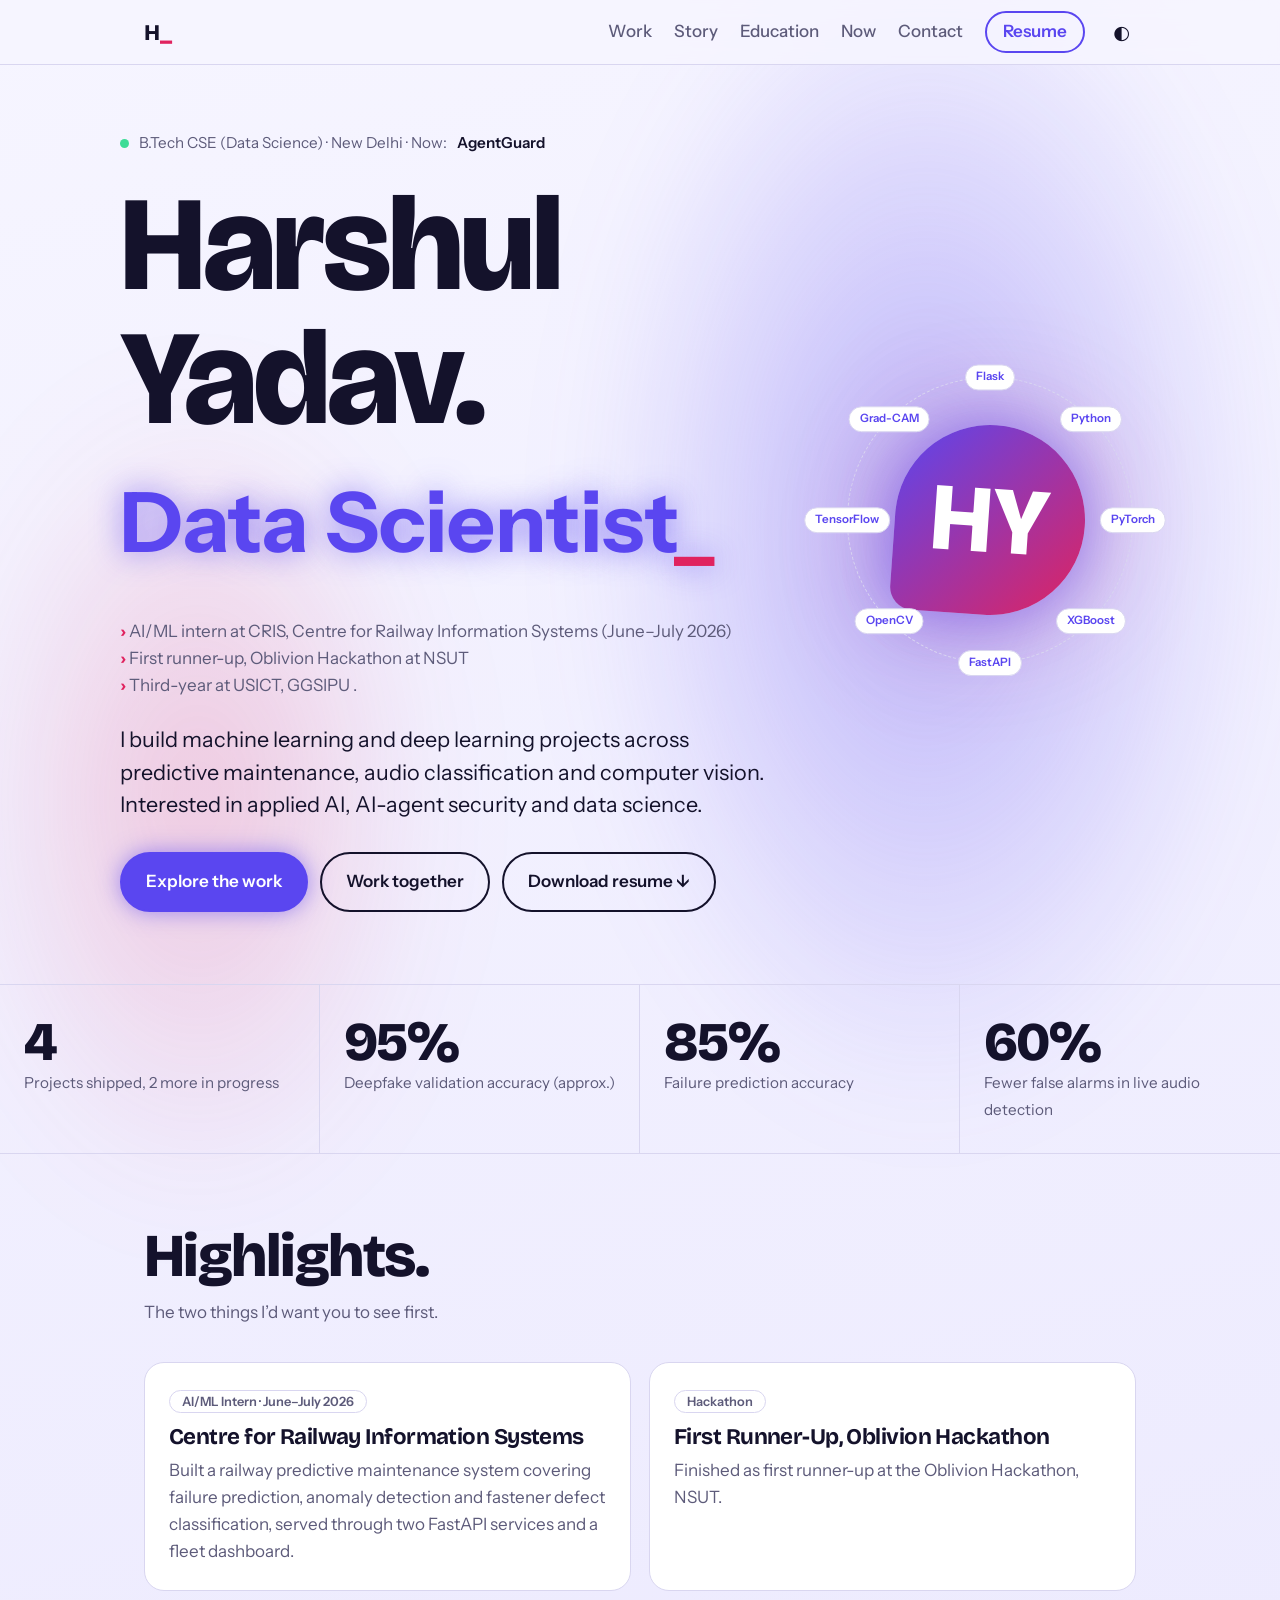
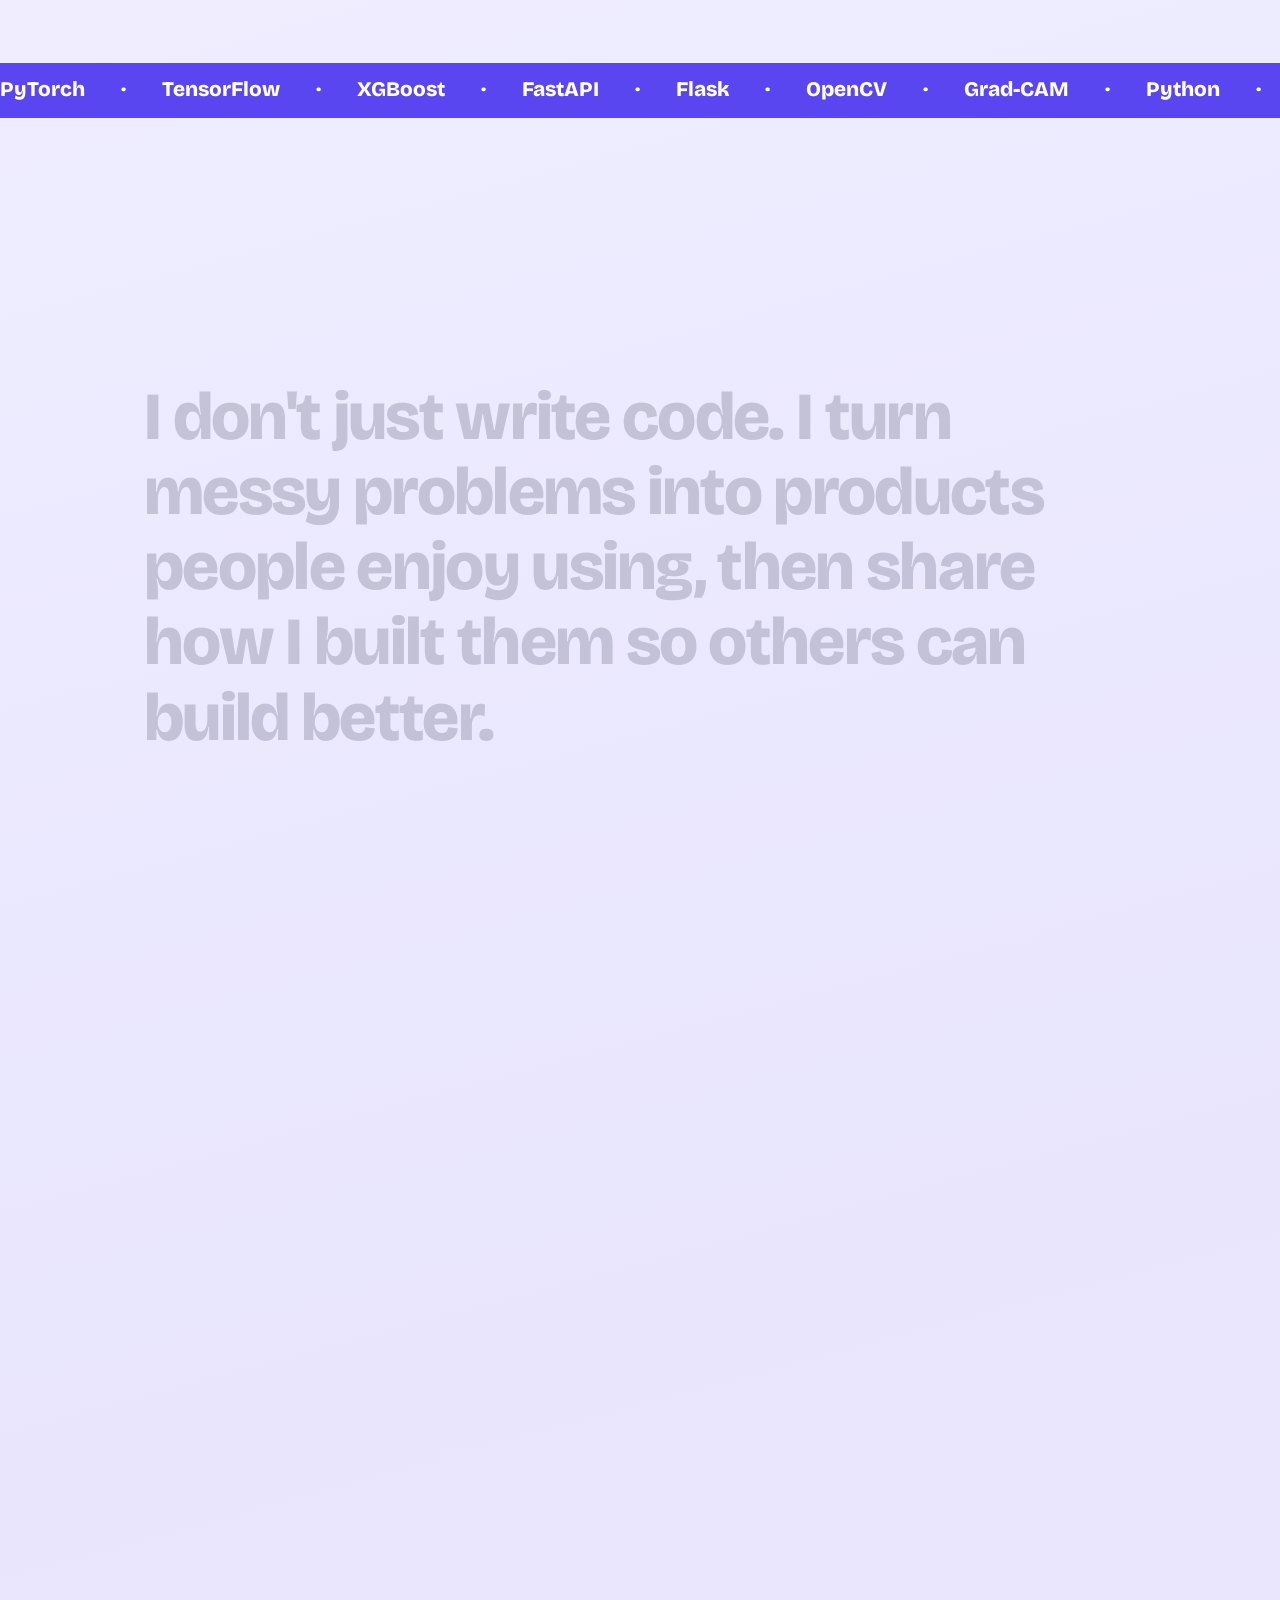
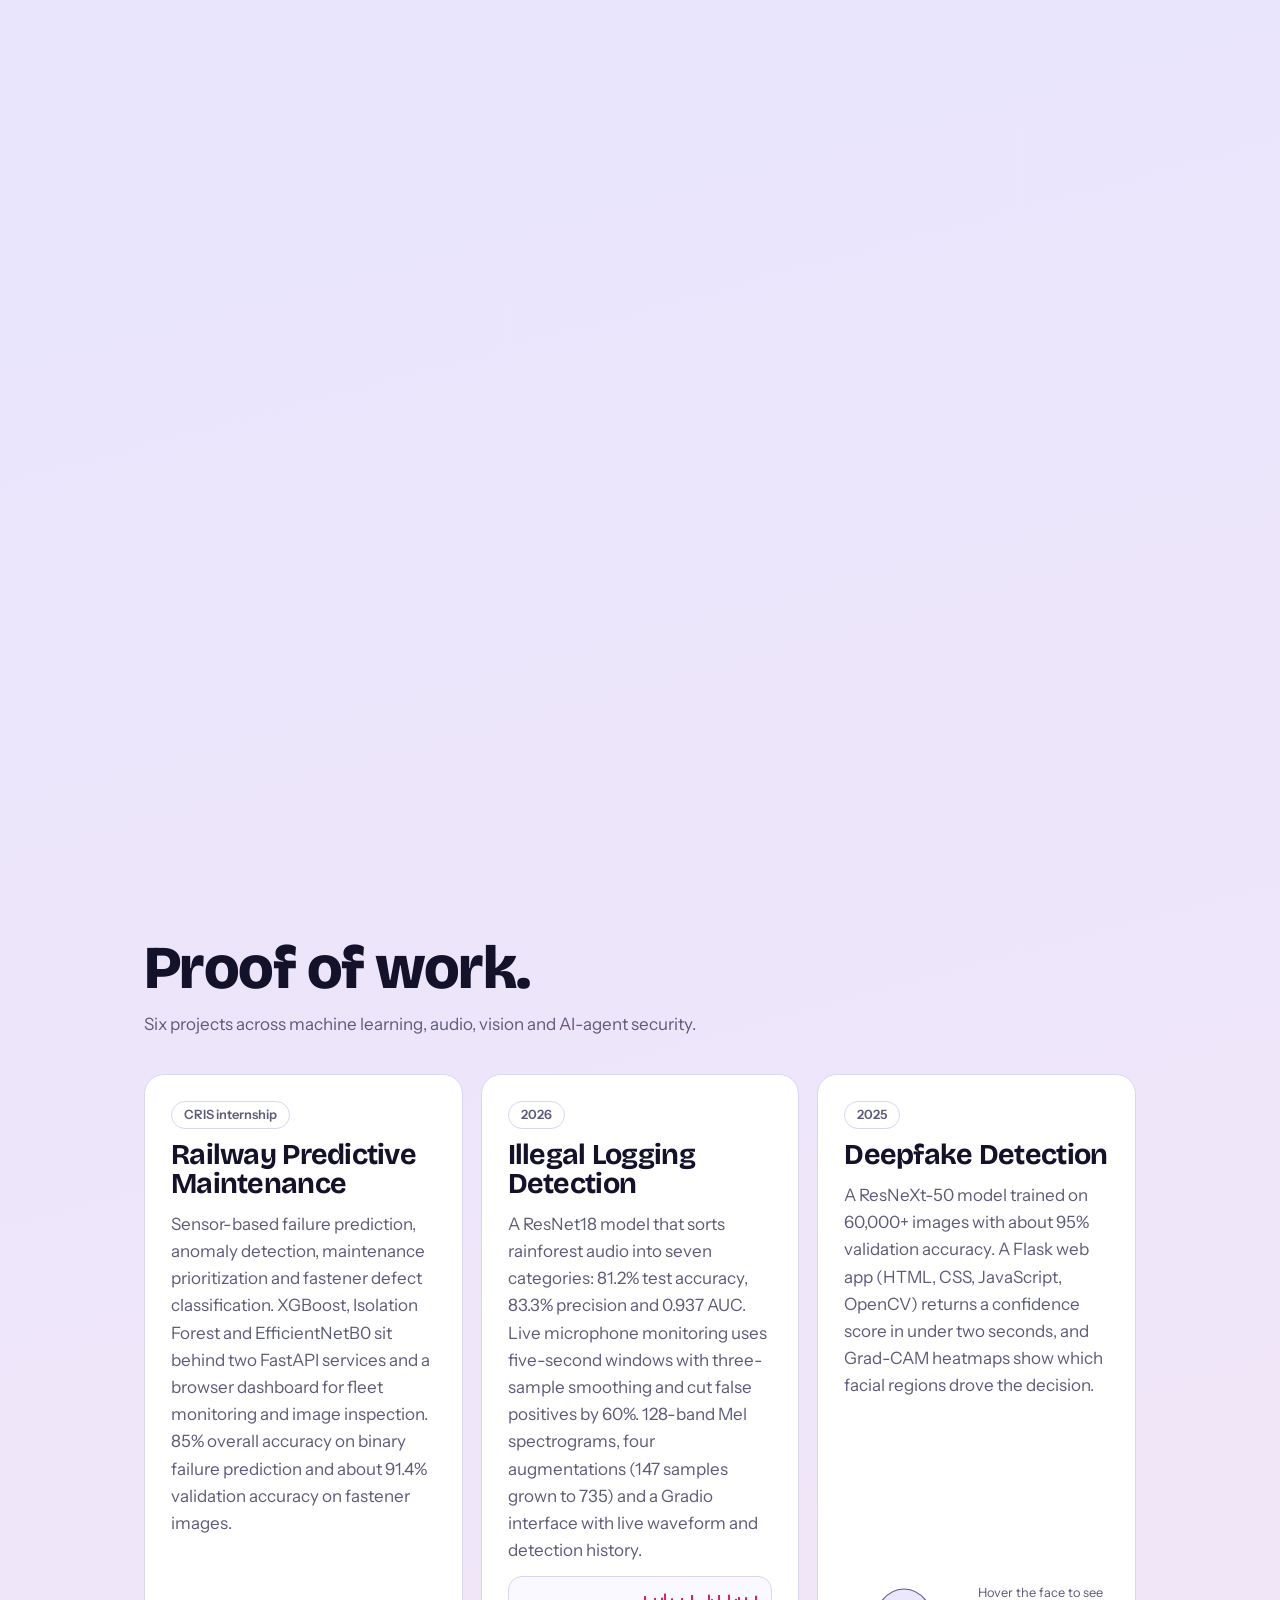
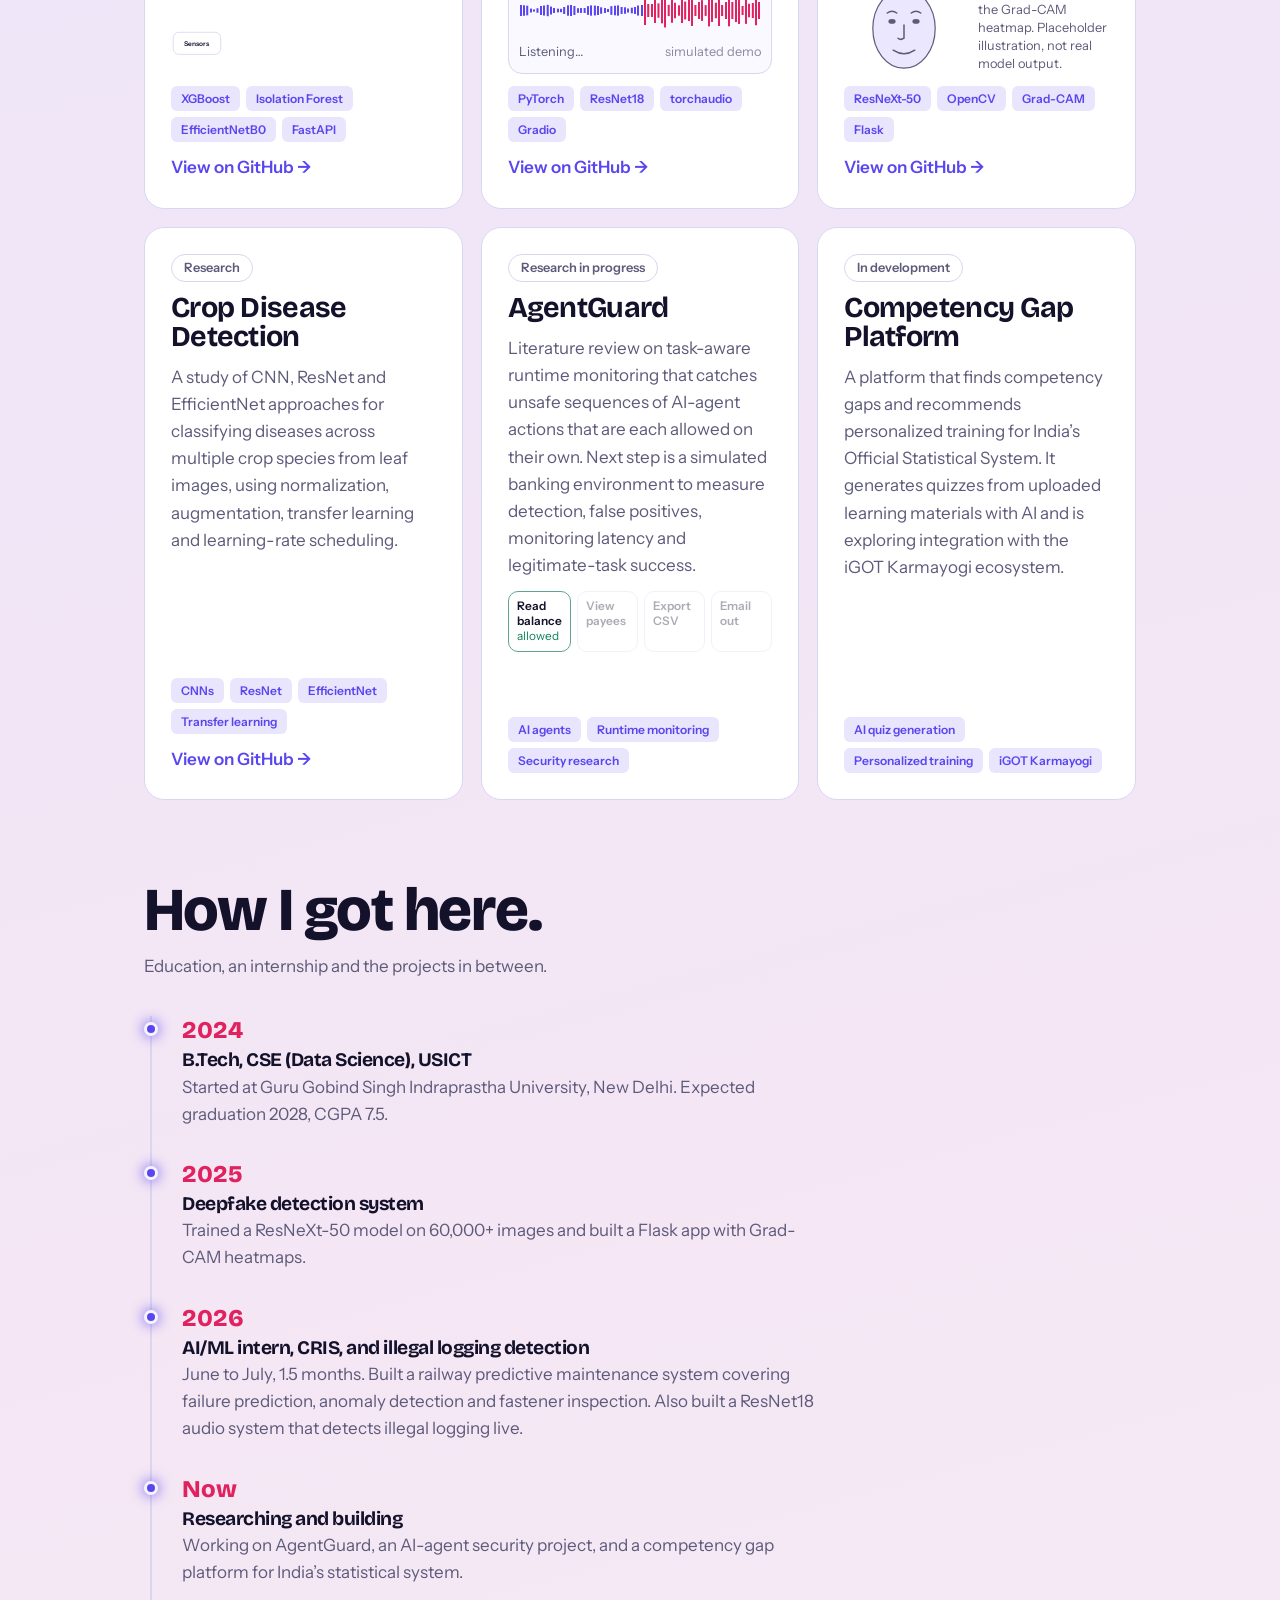
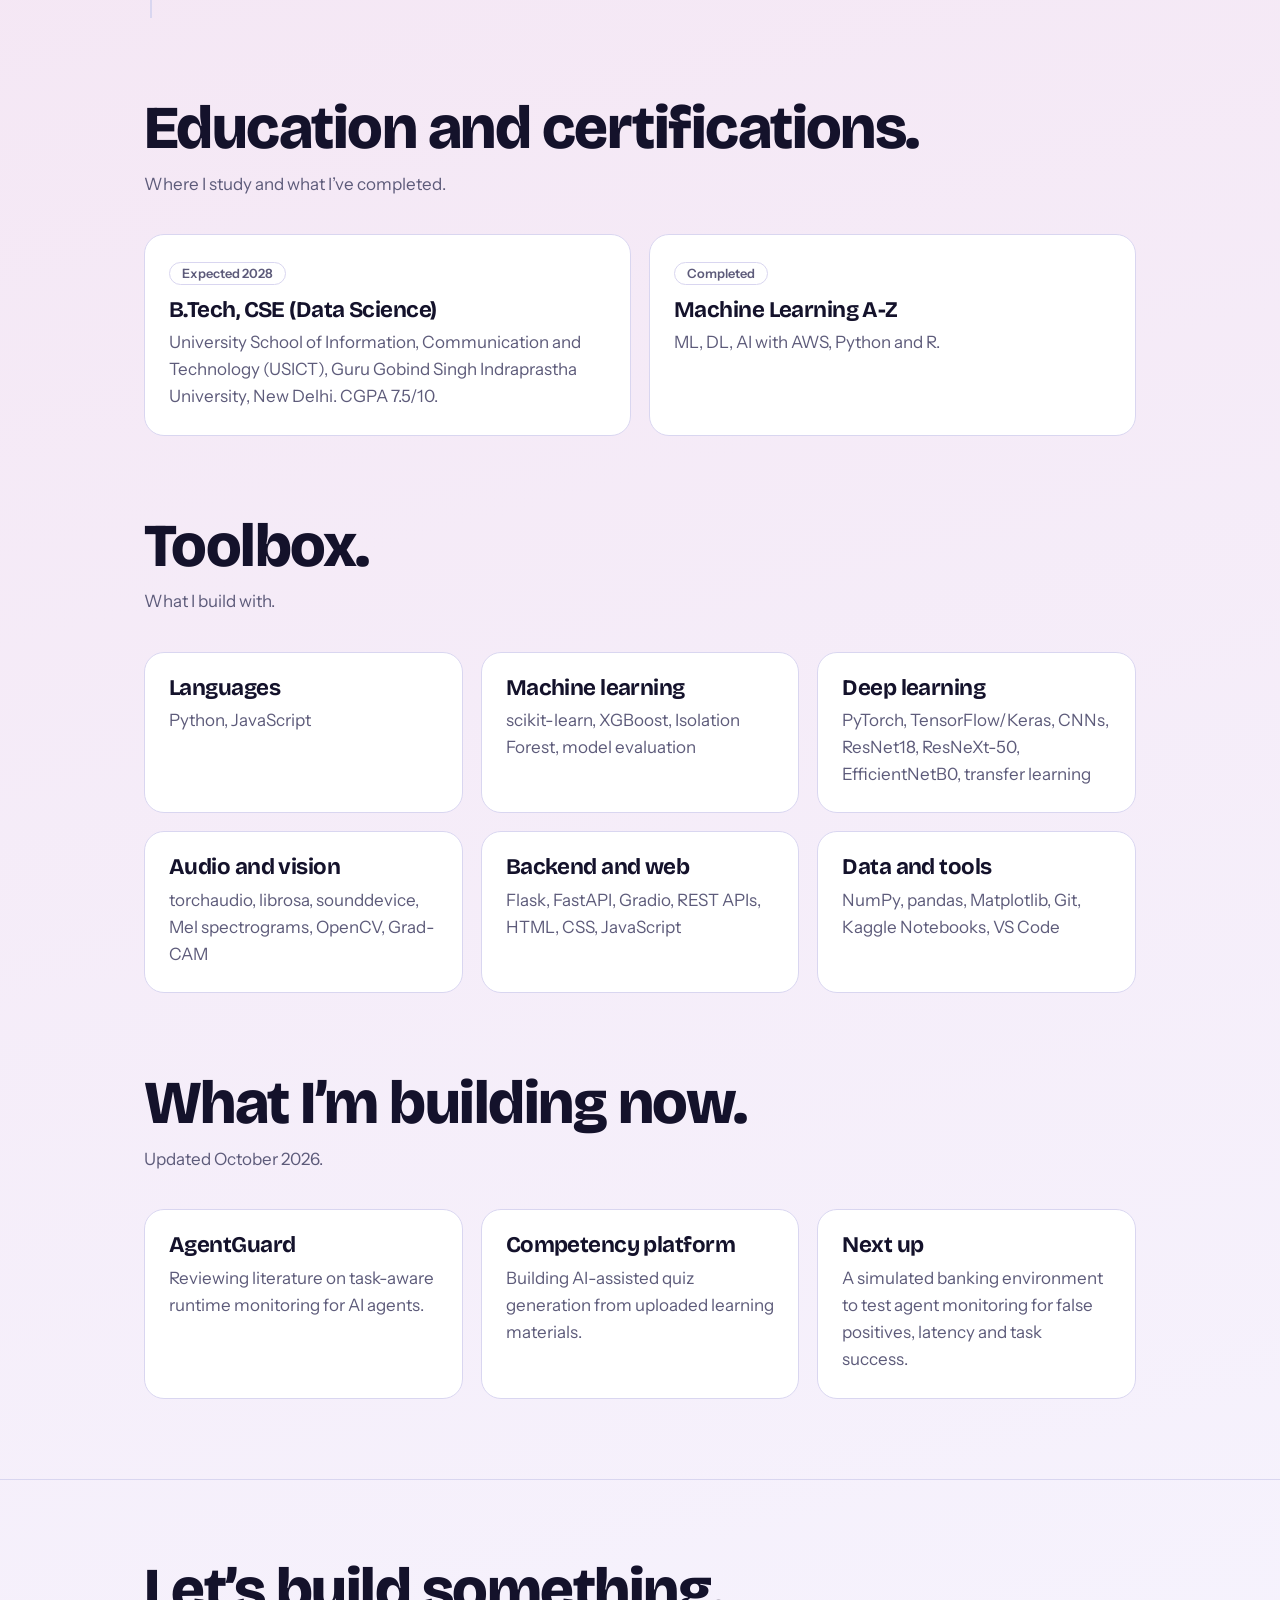
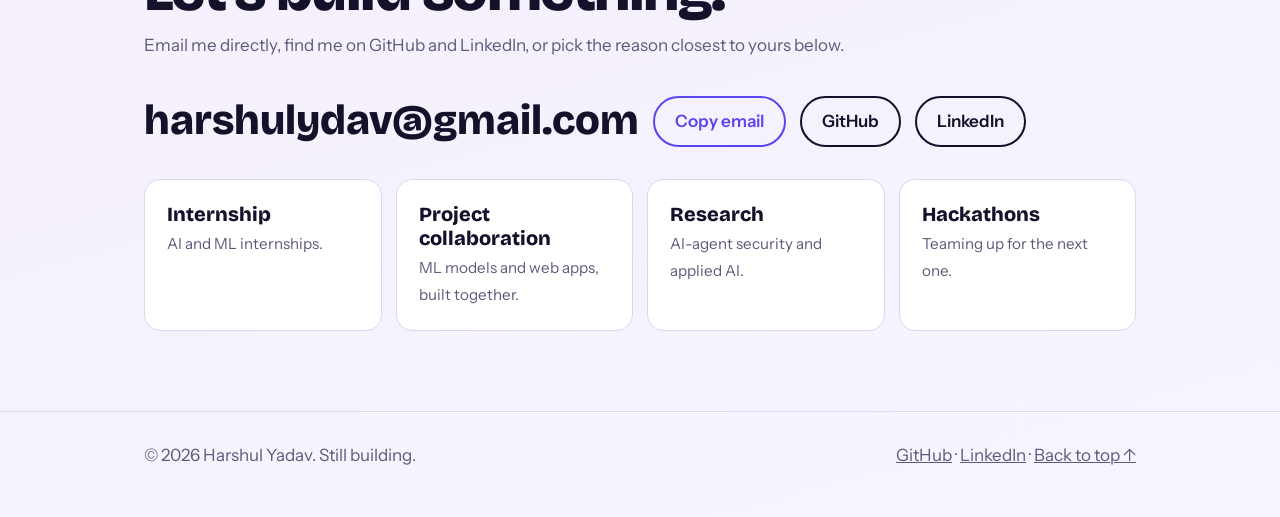
<file: index.html>
<!DOCTYPE html>
<html lang="en">
<head>
<meta charset="utf-8">
<meta name="viewport" content="width=device-width, initial-scale=1, viewport-fit=cover">
<title>Harshul Yadav – AI/ML Engineer & Data Science Student</title>
<meta name="description" content="Harshul Yadav, a third-year B.Tech (CSE, Data Science) student at USICT, GGSIPU and AI/ML intern at CRIS. Projects in predictive maintenance, audio classification, deepfake detection and AI-agent security.">
<meta name="theme-color" content="#0a0b14">
<link rel="icon" href="data:image/svg+xml,%3Csvg xmlns='http://www.w3.org/2000/svg' viewBox='0 0 64 64'%3E%3Cdefs%3E%3ClinearGradient id='g' x1='0' y1='0' x2='1' y2='1'%3E%3Cstop offset='0' stop-color='%238b7bff'/%3E%3Cstop offset='1' stop-color='%23ff5d8f'/%3E%3C/linearGradient%3E%3C/defs%3E%3Crect width='64' height='64' rx='16' fill='url(%23g)'/%3E%3Ctext x='32' y='43' font-family='Arial Black,Arial,sans-serif' font-size='30' font-weight='900' text-anchor='middle' fill='%230a0b14'%3EHY%3C/text%3E%3C/svg%3E">
<meta property="og:type" content="website">
<meta property="og:title" content="Harshul Yadav – AI/ML Engineer & Data Science Student">
<meta property="og:description" content="Harshul Yadav, a third-year B.Tech (CSE, Data Science) student at USICT, GGSIPU and AI/ML intern at CRIS. Projects in predictive maintenance, audio classification, deepfake detection and AI-agent security.">
<meta name="twitter:card" content="summary">
<meta name="twitter:title" content="Harshul Yadav – AI/ML Engineer & Data Science Student">
<meta name="twitter:description" content="Harshul Yadav, a third-year B.Tech (CSE, Data Science) student at USICT, GGSIPU and AI/ML intern at CRIS. Projects in predictive maintenance, audio classification, deepfake detection and AI-agent security.">
<!-- For a preview image on shared links, host a 1200x630 image and add:
<meta property="og:image" content="https://YOUR-DOMAIN/preview.png"> -->
<link rel="preconnect" href="https://fonts.googleapis.com">
<link rel="preconnect" href="https://fonts.gstatic.com" crossorigin>
<link href="https://fonts.googleapis.com/css2?family=Bricolage+Grotesque:opsz,wght@12..96,500;12..96,800&family=Instrument+Sans:wght@400;500;600&display=swap" rel="stylesheet">
<link rel="stylesheet" href="styles.css">
</head>
<body>
<div class="boot" id="boot" aria-hidden="true"><pre id="bootTxt"></pre></div>
<header class="bar"><div class="wrap">
  <a class="logo" href="#top">H<span>_</span></a>
  <nav aria-label="Main"><a class="hide" href="#work">Work</a><a class="hide" href="#story">Story</a><a class="hide" href="#education">Education</a><a class="hide" href="#now">Now</a><a href="#contact">Contact</a><a class="nav-cta" href="Harshul_Yadav_AI_ML_Resume.pdf" download>Resume</a><button id="theme" type="button" aria-label="Switch theme">◐</button></nav>
</div></header>

<main id="top">
<div class="wrap hero">
  <div>
    <div class="status"><span class="dot"></span>B.Tech CSE (Data Science) · New Delhi · Now: <span class="nowv" id="nowv">AgentGuard</span></div>
    <h1>Harshul Yadav.</h1>
    <span class="role" id="role" aria-live="off">AI/ML Engineer</span>
    <ul class="facts"><li>AI/ML intern at CRIS, Centre for Railway Information Systems (June–July 2026)</li><li>First runner-up, Oblivion Hackathon at NSUT</li><li>Third-year at USICT, GGSIPU .</li></ul>
    <p class="lede">I build machine learning and deep learning projects across predictive maintenance, audio classification and computer vision. Interested in applied AI, AI-agent security and data science.</p>
    <div class="cta"><a class="btn primary" href="#work">Explore the work</a><a class="btn" href="#contact">Work together</a><a class="btn" href="Harshul_Yadav_AI_ML_Resume.pdf" download>Download resume ↓</a></div>
  </div>
  <div class="orb" aria-hidden="true"><div class="avatar">HY</div><ul class="orbit"><li style="--a:0deg"><b><span>PyTorch</span></b></li><li style="--a:45deg"><b><span>XGBoost</span></b></li><li style="--a:90deg"><b><span>FastAPI</span></b></li><li style="--a:135deg"><b><span>OpenCV</span></b></li><li style="--a:180deg"><b><span>TensorFlow</span></b></li><li style="--a:225deg"><b><span>Grad-CAM</span></b></li><li style="--a:270deg"><b><span>Flask</span></b></li><li style="--a:315deg"><b><span>Python</span></b></li></ul></div>
</div>

<div class="stats" role="list">
  <div class="stat" role="listitem"><b data-n="4" data-s="">0</b><span>Projects shipped, 2 more in progress</span></div>
  <div class="stat" role="listitem"><b data-n="95" data-s="%">0</b><span>Deepfake validation accuracy (approx.)</span></div>
  <div class="stat" role="listitem"><b data-n="85" data-s="%">0</b><span>Failure prediction accuracy</span></div>
  <div class="stat" role="listitem"><b data-n="60" data-s="%">0</b><span>Fewer false alarms in live audio detection</span></div>
</div>

<section id="highlights" style="padding:72px 0 0"><div class="wrap">
  <h2>Highlights.</h2>
  <p class="sub">The two things I’d want you to see first.</p>
  <div class="now">
    <div><span class="tag">AI/ML Intern · June–July 2026</span><h3 style="margin-top:12px">Centre for Railway Information Systems</h3><p>Built a railway predictive maintenance system covering failure prediction, anomaly detection and fastener defect classification, served through two FastAPI services and a fleet dashboard.</p></div>
    <div><span class="tag">Hackathon</span><h3 style="margin-top:12px">First Runner-Up, Oblivion Hackathon</h3><p>Finished as first runner-up at the Oblivion Hackathon, NSUT.</p></div>
  </div>
</div></section>

<div class="ticker" aria-hidden="true" style="margin-top:72px"><div>
  <span>PyTorch</span><span>·</span><span>TensorFlow</span><span>·</span><span>XGBoost</span><span>·</span><span>FastAPI</span><span>·</span><span>Flask</span><span>·</span><span>OpenCV</span><span>·</span><span>Grad-CAM</span><span>·</span><span>Python</span><span>·</span>
  <span>PyTorch</span><span>·</span><span>TensorFlow</span><span>·</span><span>XGBoost</span><span>·</span><span>FastAPI</span><span>·</span><span>Flask</span><span>·</span><span>OpenCV</span><span>·</span><span>Grad-CAM</span><span>·</span><span>Python</span><span>·</span>
</div></div>

<section class="story-pin" id="pin" aria-label="About me"><div class="pin-in"><p class="words" id="words">I don't just write code. I turn messy problems into products people enjoy using, then share how I built them so others can build better.</p></div></section>

<section id="work"><div class="wrap">
  <h2>Proof of work.</h2>
  <p class="sub">Six projects across machine learning, audio, vision and AI-agent security.</p>
  <div class="rail" aria-label="Projects">
    <article class="card"><span class="tag">CRIS internship</span><h3>Railway Predictive Maintenance</h3><p>Sensor-based failure prediction, anomaly detection, maintenance prioritization and fastener defect classification. XGBoost, Isolation Forest and EfficientNetB0 sit behind two FastAPI services and a browser dashboard for fleet monitoring and image inspection. 85% overall accuracy on binary failure prediction and about 91.4% validation accuracy on fastener images.</p><svg class="pipe" viewBox="0 0 480 110" role="img" aria-label="Pipeline: sensor data flows through XGBoost and Isolation Forest to the fleet dashboard">
<path class="a" pathLength="1" d="M90 55C130 55 130 25 170 25"/><path class="a" pathLength="1" d="M90 55C130 55 130 85 170 85"/>
<path class="b" pathLength="1" d="M270 25C330 25 330 55 390 55"/><path class="b" pathLength="1" d="M270 85C330 85 330 55 390 55"/>
<g class="nd" style="--t:-1"><rect x="4" y="35" width="86" height="40" rx="10"/><text x="47" y="59">Sensors</text></g>
<g class="nd" style="--t:.3"><rect x="170" y="8" width="100" height="34" rx="10"/><text x="220" y="29">XGBoost</text></g>
<g class="nd" style="--t:.35"><rect x="170" y="68" width="100" height="34" rx="10"/><text x="220" y="89">Isolation Forest</text></g>
<g class="nd end" style="--t:.85"><rect x="390" y="35" width="86" height="40" rx="10"/><text x="433" y="59">Dashboard</text></g></svg><div class="stack"><span>XGBoost</span><span>Isolation Forest</span><span>EfficientNetB0</span><span>FastAPI</span></div><a href="https://github.com/HarshulYdv" target="_blank" rel="noopener noreferrer">View on GitHub →</a></article>
    <article class="card"><span class="tag">2026</span><h3>Illegal Logging Detection</h3><p>A ResNet18 model that sorts rainforest audio into seven categories: 81.2% test accuracy, 83.3% precision and 0.937 AUC. Live microphone monitoring uses five-second windows with three-sample smoothing and cut false positives by 60%. 128-band Mel spectrograms, four augmentations (147 samples grown to 735) and a Gradio interface with live waveform and detection history.</p><div class="demo" id="logd" aria-hidden="true"><canvas id="logc" width="720" height="140"></canvas><div class="verdict"><span id="logv">Listening…</span><em>simulated demo</em></div></div><div class="stack"><span>PyTorch</span><span>ResNet18</span><span>torchaudio</span><span>Gradio</span></div><a href="https://github.com/HarshulYdv" target="_blank" rel="noopener noreferrer">View on GitHub →</a></article>
    <article class="card"><span class="tag">2025</span><h3>Deepfake Detection</h3><p>A ResNeXt-50 model trained on 60,000+ images with about 95% validation accuracy. A Flask web app (HTML, CSS, JavaScript, OpenCV) returns a confidence score in under two seconds, and Grad-CAM heatmaps show which facial regions drove the decision.</p><div class="cam" id="cam" tabindex="0" role="button" aria-pressed="false" aria-label="Show where the model looked on a placeholder face"><svg viewBox="0 0 200 152" aria-hidden="true"><defs><clipPath id="hd"><ellipse cx="100" cy="76" rx="52" ry="66"/></clipPath>
<radialGradient id="hh"><stop offset="0" stop-color="#ff2d55" stop-opacity=".95"/><stop offset=".5" stop-color="#ffb02e" stop-opacity=".55"/><stop offset="1" stop-color="#ffb02e" stop-opacity="0"/></radialGradient>
<radialGradient id="hc"><stop offset="0" stop-color="#2ee6a6" stop-opacity=".5"/><stop offset="1" stop-color="#2ee6a6" stop-opacity="0"/></radialGradient></defs>
<ellipse class="face" cx="100" cy="76" rx="52" ry="66"/><ellipse class="eye" cx="80" cy="64" rx="6" ry="4"/><ellipse class="eye" cx="120" cy="64" rx="6" ry="4"/>
<path class="ft" d="M72 50q8-6 16 0M112 50q8-6 16 0M100 70v22q-6 4-10 0M82 112q18 12 36 0"/>
<g class="heat" clip-path="url(#hd)"><circle cx="100" cy="36" r="32" fill="url(#hc)"/><circle cx="100" cy="86" r="32" fill="url(#hc)"/><circle cx="80" cy="64" r="26" fill="url(#hh)"/><circle cx="120" cy="64" r="26" fill="url(#hh)"/><circle cx="100" cy="110" r="24" fill="url(#hh)"/></g></svg>
<small>Hover the face to see the Grad-CAM heatmap. Placeholder illustration, not real model output.</small></div><div class="stack"><span>ResNeXt-50</span><span>OpenCV</span><span>Grad-CAM</span><span>Flask</span></div><a href="https://github.com/HarshulYdv" target="_blank" rel="noopener noreferrer">View on GitHub →</a></article>
    <article class="card"><span class="tag">Research</span><h3>Crop Disease Detection</h3><p>A study of CNN, ResNet and EfficientNet approaches for classifying diseases across multiple crop species from leaf images, using normalization, augmentation, transfer learning and learning-rate scheduling.</p><div class="stack"><span>CNNs</span><span>ResNet</span><span>EfficientNet</span><span>Transfer learning</span></div><a href="https://github.com/HarshulYdv" target="_blank" rel="noopener noreferrer">View on GitHub →</a></article>
    <article class="card"><span class="tag">Research in progress</span><h3>AgentGuard</h3><p>Literature review on task-aware runtime monitoring that catches unsafe sequences of AI-agent actions that are each allowed on their own. Next step is a simulated banking environment to measure detection, false positives, monitoring latency and legitimate-task success.</p><ul class="chain" id="chain" aria-label="Animated example: four allowed actions that together are flagged as unsafe"><li><b>Read balance</b><i></i></li><li><b>View payees</b><i></i></li><li><b>Export CSV</b><i></i></li><li><b>Email out</b><i></i></li></ul><div class="chain-note">Each step is allowed alone. The sequence is not.</div><div class="stack"><span>AI agents</span><span>Runtime monitoring</span><span>Security research</span></div></article>
    <article class="card"><span class="tag">In development</span><h3>Competency Gap Platform</h3><p>A platform that finds competency gaps and recommends personalized training for India’s Official Statistical System. It generates quizzes from uploaded learning materials with AI and is exploring integration with the iGOT Karmayogi ecosystem.</p><div class="stack"><span>AI quiz generation</span><span>Personalized training</span><span>iGOT Karmayogi</span></div></article>
  </div>
</div></section>

<section id="story" style="padding-top:0"><div class="wrap">
  <h2>How I got here.</h2>
  <p class="sub">Education, an internship and the projects in between.</p>
  <div class="tl">
    <div><time>2024</time><h3>B.Tech, CSE (Data Science), USICT</h3><p>Started at Guru Gobind Singh Indraprastha University, New Delhi. Expected graduation 2028, CGPA 7.5.</p></div>
    <div><time>2025</time><h3>Deepfake detection system</h3><p>Trained a ResNeXt-50 model on 60,000+ images and built a Flask app with Grad-CAM heatmaps.</p></div>
    <div><time>2026</time><h3>AI/ML intern, CRIS, and illegal logging detection</h3><p>June to July, 1.5 months. Built a railway predictive maintenance system covering failure prediction, anomaly detection and fastener inspection. Also built a ResNet18 audio system that detects illegal logging live.</p></div>
    <div><time>Now</time><h3>Researching and building</h3><p>Working on AgentGuard, an AI-agent security project, and a competency gap platform for India’s statistical system.</p></div>
  </div>
</div></section>

<section id="education" style="padding-top:0"><div class="wrap">
  <h2>Education and certifications.</h2>
  <p class="sub">Where I study and what I’ve completed.</p>
  <div class="now">
    <div><span class="tag">Expected 2028</span><h3 style="margin-top:12px">B.Tech, CSE (Data Science)</h3><p>University School of Information, Communication and Technology (USICT), Guru Gobind Singh Indraprastha University, New Delhi. CGPA 7.5/10.</p></div>
    <div><span class="tag">Completed</span><h3 style="margin-top:12px">Machine Learning A-Z</h3><p>ML, DL, AI with AWS, Python and R.</p></div>
  </div>
</div></section>

<section id="toolbox" style="padding-top:0"><div class="wrap">
  <h2>Toolbox.</h2>
  <p class="sub">What I build with.</p>
  <div class="now">
    <div><h3>Languages</h3><p>Python, JavaScript</p></div>
    <div><h3>Machine learning</h3><p>scikit-learn, XGBoost, Isolation Forest, model evaluation</p></div>
    <div><h3>Deep learning</h3><p>PyTorch, TensorFlow/Keras, CNNs, ResNet18, ResNeXt-50, EfficientNetB0, transfer learning</p></div>
    <div><h3>Audio and vision</h3><p>torchaudio, librosa, sounddevice, Mel spectrograms, OpenCV, Grad-CAM</p></div>
    <div><h3>Backend and web</h3><p>Flask, FastAPI, Gradio, REST APIs, HTML, CSS, JavaScript</p></div>
    <div><h3>Data and tools</h3><p>NumPy, pandas, Matplotlib, Git, Kaggle Notebooks, VS Code</p></div>
  </div>
</div></section>

<section id="now" style="padding-top:0"><div class="wrap">
  <h2>What I’m building now.</h2>
  <p class="sub">Updated October 2026.</p>
  <div class="now">
    <div><h3>AgentGuard</h3><p>Reviewing literature on task-aware runtime monitoring for AI agents.</p></div>
    <div><h3>Competency platform</h3><p>Building AI-assisted quiz generation from uploaded learning materials.</p></div>
    <div><h3>Next up</h3><p>A simulated banking environment to test agent monitoring for false positives, latency and task success.</p></div>
  </div>
</div></section>

<section id="contact" style="border-top:1px solid var(--line)"><div class="wrap">
  <h2>Let’s build something.</h2>
  <p class="sub">Email me directly, find me on GitHub and LinkedIn, or pick the reason closest to yours below.</p>
  <div class="mail"><code id="addr">harshulydav@gmail.com</code><button id="copy" type="button">Copy email</button>
    <a class="btn" href="https://github.com/HarshulYdv" target="_blank" rel="noopener noreferrer">GitHub</a>
    <a class="btn" href="https://www.linkedin.com/in/harshul-yadav-aa03992a3/" target="_blank" rel="noopener noreferrer">LinkedIn</a></div>
  <div class="intents">
    <a href="mailto:harshulydav@gmail.com?subject=Internship%20opportunity"><b>Internship</b><span>AI and ML internships.</span></a>
    <a href="mailto:harshulydav@gmail.com?subject=Project%20collaboration"><b>Project collaboration</b><span>ML models and web apps, built together.</span></a>
    <a href="mailto:harshulydav@gmail.com?subject=Research%20collaboration"><b>Research</b><span>AI-agent security and applied AI.</span></a>
    <a href="mailto:harshulydav@gmail.com?subject=Hackathon%20team"><b>Hackathons</b><span>Teaming up for the next one.</span></a>
  </div>
</div></section>
</main>

<footer><div class="wrap" style="display:flex;justify-content:space-between;flex-wrap:wrap;gap:12px;width:100%">
  <span>© 2026 Harshul Yadav. Still building.</span>
  <span><a href="https://github.com/HarshulYdv" target="_blank" rel="noopener noreferrer">GitHub</a> · <a href="https://www.linkedin.com/in/harshul-yadav-aa03992a3/" target="_blank" rel="noopener noreferrer">LinkedIn</a> · <a href="#top">Back to top ↑</a></span>
</div></footer>

<script src="script.js"></script>
</body>
</html>
</file>
<file: styles.css>
:root{
  --bg:#0a0b14; --surface:#141628; --ink:#f2f0ff; --muted:#a09fbd; --line:#2a2d4a; --accent:#8b7bff; --accent-ink:#0a0b14; --hot:#ff5d8f;
  box-sizing:border-box; padding-top:env(safe-area-inset-top,0px); padding-bottom:env(safe-area-inset-bottom,0px);
}
@media (prefers-color-scheme:light){
  :root:not([data-theme="dark"]){--bg:#f6f5ff; --surface:#ffffff; --ink:#14122b; --muted:#5d5b7a; --line:#d9d6f0; --accent:#5a46f0; --accent-ink:#ffffff; --hot:#e0235f;}
}
:root[data-theme="light"]{--bg:#f6f5ff; --surface:#ffffff; --ink:#14122b; --muted:#5d5b7a; --line:#d9d6f0; --accent:#5a46f0; --accent-ink:#ffffff; --hot:#e0235f;}
html{scroll-padding-top:80px;scroll-behavior:smooth}
*,*::before,*::after{box-sizing:border-box}
body{margin:0;background:linear-gradient(165deg,var(--bg) 0%,color-mix(in srgb,var(--accent) 9%,var(--bg)) 35%,color-mix(in srgb,var(--hot) 7%,var(--bg)) 70%,var(--bg) 100%),var(--bg);color:var(--ink);font:400 17px/1.6 "Instrument Sans",system-ui,-apple-system,"Segoe UI",sans-serif;overflow-x:hidden}
a{color:inherit}
:focus-visible{outline:3px solid var(--accent);outline-offset:3px;border-radius:4px}
h1,h2,h3{font-family:"Bricolage Grotesque","Arial Black",Impact,sans-serif;margin:0;line-height:1;letter-spacing:-.025em}
.wrap{max-width:1040px;margin:0 auto;padding:0 24px}
header.bar{position:sticky;top:0;z-index:5;background:color-mix(in srgb,var(--bg) 85%,transparent);backdrop-filter:blur(10px);border-bottom:1px solid var(--line)}
.bar .wrap{display:flex;justify-content:space-between;align-items:center;height:64px}
.logo{font:800 1.4rem "Bricolage Grotesque","Arial Black",sans-serif;text-decoration:none}
.logo span{color:var(--hot)}
.bar nav{display:flex;gap:22px;align-items:center;font-weight:500}
.bar nav a{text-decoration:none;color:var(--muted)}
.bar nav a:hover{color:var(--ink)}
.bar nav a.nav-cta{color:var(--accent);border:2px solid var(--accent);padding:5px 16px;border-radius:999px;font-weight:600;white-space:nowrap}
.bar nav a.nav-cta:hover{background:var(--accent);color:var(--accent-ink)}
.stack{display:flex;flex-wrap:wrap;gap:6px}
.stack span{font-size:.75rem;font-weight:600;padding:3px 10px;border-radius:6px;background:color-mix(in srgb,var(--accent) 14%,transparent);color:var(--accent)}
.bar button{all:unset;cursor:pointer;font-size:1.2rem;padding:6px}
.bar button:focus-visible{outline:3px solid var(--accent);border-radius:6px}
.hero{padding:64px 0 72px;display:grid;grid-template-columns:1fr auto;gap:40px;align-items:center}
.status{display:inline-flex;gap:10px;align-items:center;color:var(--muted);font-size:.95rem;margin-bottom:22px}
.dot{width:9px;height:9px;border-radius:50%;background:#3ddc97;animation:pulse 1.8s infinite}
@keyframes pulse{50%{box-shadow:0 0 0 7px transparent;opacity:.6}0%{box-shadow:0 0 0 0 #3ddc9788}}
h1{font-size:clamp(3.2rem,11.5vw,8.4rem);font-weight:800}
.role{display:block;font-size:clamp(2.2rem,8vw,5.2rem);font-weight:800;margin-top:10px;color:var(--accent);min-height:1.05em}
.role::after{content:"_";color:var(--hot);animation:blink 1s steps(1) infinite}
@keyframes blink{50%{opacity:0}}
.facts{list-style:none;padding:0;margin:28px 0 0;color:var(--muted)}
.facts li::before{content:"› ";color:var(--hot);font-weight:700}
.lede{max-width:34em;font-size:clamp(1.1rem,2.2vw,1.35rem);line-height:1.5;margin:24px 0 0}
.cta{display:flex;flex-wrap:wrap;gap:12px;margin-top:32px}
.btn{display:inline-block;padding:14px 24px;border-radius:999px;font-weight:600;text-decoration:none;border:2px solid var(--ink);transition:transform .15s}
.btn.primary{background:var(--accent);border-color:var(--accent);color:var(--accent-ink)}
.btn:hover{transform:translateY(-3px) rotate(-1deg)}
.avatar{width:clamp(150px,22vw,250px);aspect-ratio:1;border-radius:50% 50% 50% 12%;background:linear-gradient(135deg,var(--accent),var(--hot));display:grid;place-items:center;font:800 clamp(3.5rem,8vw,6rem) "Bricolage Grotesque","Arial Black",sans-serif;color:var(--accent-ink);transform:rotate(4deg)}
.stats{display:grid;grid-template-columns:repeat(auto-fit,minmax(150px,1fr));border-top:1px solid var(--line);border-bottom:1px solid var(--line)}
.stat{padding:30px 24px;border-right:1px solid var(--line)}
.stat:last-child{border-right:0}
.stat b{display:block;font:800 clamp(2.2rem,5vw,3.4rem)/1 "Bricolage Grotesque","Arial Black",sans-serif;letter-spacing:-.03em}
.stat span{color:var(--muted);font-size:.95rem}
.ticker{overflow:hidden;background:var(--accent);color:var(--accent-ink);padding:14px 0;white-space:nowrap}
.ticker div{display:inline-flex;gap:36px;animation:slide 28s linear infinite;font:800 1.3rem "Bricolage Grotesque","Arial Black",sans-serif;padding-right:36px}
.ticker:hover div{animation-play-state:paused}
@keyframes slide{to{transform:translateX(-50%)}}
section{padding:80px 0}
h2{font-size:clamp(2.2rem,6vw,3.8rem);font-weight:800;margin-bottom:12px}
.sub{color:var(--muted);margin:0 0 36px}
.rail{display:grid;grid-template-columns:repeat(auto-fit,minmax(min(300px,100%),1fr));gap:18px}
.card{background:var(--surface);border:1px solid var(--line);border-radius:20px;padding:26px;display:flex;flex-direction:column;gap:12px;transition:transform .2s,border-color .2s}
.card:hover{transform:translateY(-6px);border-color:var(--accent)}
.tag{align-self:flex-start;font-size:.8rem;font-weight:600;padding:3px 12px;border-radius:999px;border:1px solid var(--line);color:var(--muted)}
.tag.live{color:#3ddc97;border-color:#3ddc9766}
.card h3{font-size:1.8rem}
.card p{margin:0;color:var(--muted);flex:1}
.card a{font-weight:600;color:var(--accent);text-decoration:none}
.card a:hover{text-decoration:underline}
.tl{border-left:2px solid var(--line);margin-left:6px}
.tl div{position:relative;padding:0 0 32px 30px}
.tl div::before{content:"";position:absolute;left:-8px;top:6px;width:14px;height:14px;border-radius:50%;background:var(--accent);border:3px solid var(--bg)}
.tl time{font:800 1.5rem "Bricolage Grotesque","Arial Black",sans-serif;color:var(--hot)}
.tl h3{font-size:1.2rem;margin:4px 0}
.tl p{margin:0;color:var(--muted);max-width:38em}
.now{display:grid;grid-template-columns:repeat(auto-fit,minmax(240px,1fr));gap:18px}
.now div{padding:24px;border-radius:20px;background:var(--surface);border:1px solid var(--line)}
.now h3{font-size:1.4rem;margin-bottom:8px}
.now p{margin:0;color:var(--muted)}
.mail{display:flex;flex-wrap:wrap;gap:14px;align-items:center;margin:0 0 32px}
.mail code{font:800 clamp(1.3rem,4.5vw,2.6rem)/1.1 "Bricolage Grotesque","Arial Black",sans-serif;overflow-wrap:anywhere}
.mail .btn{padding:10px 20px}
.mail button{all:unset;cursor:pointer;padding:10px 20px;border-radius:999px;border:2px solid var(--accent);color:var(--accent);font-weight:600}
.mail button:focus-visible{outline:3px solid var(--accent);outline-offset:3px}
.intents{display:grid;grid-template-columns:repeat(auto-fit,minmax(220px,1fr));gap:14px}
.intents a{padding:22px;border-radius:16px;border:1px solid var(--line);text-decoration:none;background:var(--surface);transition:background .2s,color .2s}
.intents a:hover{background:var(--accent);color:var(--accent-ink)}
.intents a:hover span{color:inherit}
.intents b{display:block;font:800 1.25rem "Bricolage Grotesque","Arial Black",sans-serif;margin-bottom:4px}
.intents span{color:var(--muted);font-size:.95rem}
footer{border-top:1px solid var(--line);padding:30px 0 48px;color:var(--muted);display:flex;justify-content:space-between;flex-wrap:wrap;gap:12px}
.hero{position:relative}
.hero::before{content:"";position:absolute;top:-15%;right:-10%;width:65%;height:130%;background:radial-gradient(closest-side,color-mix(in srgb,var(--accent) 38%,transparent),transparent);filter:blur(50px);z-index:-1;pointer-events:none}
.hero::after{content:"";position:absolute;bottom:-25%;left:-15%;width:45%;height:90%;background:radial-gradient(closest-side,color-mix(in srgb,var(--hot) 22%,transparent),transparent);filter:blur(60px);z-index:-1;pointer-events:none}
.role{text-shadow:0 0 30px color-mix(in srgb,var(--accent) 65%,transparent)}
.avatar{box-shadow:0 0 60px color-mix(in srgb,var(--accent) 55%,transparent),0 0 130px color-mix(in srgb,var(--hot) 30%,transparent)}
.btn.primary{box-shadow:0 0 22px color-mix(in srgb,var(--accent) 55%,transparent)}
.btn.primary:hover{box-shadow:0 0 40px color-mix(in srgb,var(--accent) 80%,transparent)}
.tl div::before{box-shadow:0 0 14px var(--accent)}
.card,.intents a,.now div{position:relative}
.card::after,.intents a::after,.now div::after{content:"";position:absolute;inset:0;border-radius:inherit;pointer-events:none;opacity:0;transition:opacity .25s;background:radial-gradient(260px circle at var(--mx,50%) var(--my,50%),color-mix(in srgb,var(--accent) 28%,transparent),transparent 70%)}
.card:hover::after,.intents a:hover::after,.now div:hover::after{opacity:1}
.card:hover,.now div:hover{box-shadow:0 0 34px color-mix(in srgb,var(--accent) 30%,transparent)}
.cur-ring{box-shadow:0 0 16px color-mix(in srgb,var(--accent) 70%,transparent)}
.cur-dot{box-shadow:0 0 12px var(--hot)}
.sp{position:fixed;top:0;left:0;height:3px;width:100%;transform:scaleX(var(--sp,0));transform-origin:0 50%;background:linear-gradient(90deg,var(--accent),var(--hot));box-shadow:0 0 12px var(--accent);z-index:50;pointer-events:none}
.hero>div:first-child{opacity:calc(1 - var(--hp,0)*1.05);transform:translateY(calc(var(--hp,0)*-30px))}
.hero h1{transform:scale(calc(1 - var(--hp,0)*.1));transform-origin:0 50%}
.hero .avatar{transform:translateY(calc(var(--hp,0)*90px)) rotate(calc(4deg + var(--hp,0)*50deg)) scale(calc(1 - var(--hp,0)*.35));opacity:calc(1 - var(--hp,0)*.8)}
.rv{opacity:0;transform:translateY(48px) scale(.96);filter:blur(6px);transition:opacity .9s cubic-bezier(.2,.7,.2,1),transform .9s cubic-bezier(.2,.7,.2,1),filter .9s cubic-bezier(.2,.7,.2,1)}
.rv.in{opacity:1;transform:none;filter:none}
.story-pin{height:260vh;padding:0;position:relative}
.pin-in{position:sticky;top:0;height:100vh;display:flex;align-items:center;max-width:1040px;margin:0 auto;padding:0 24px}
.words{font:800 clamp(1.9rem,5.6vw,4.2rem)/1.12 "Bricolage Grotesque","Arial Black",Impact,sans-serif;letter-spacing:-.025em;margin:0}
.words span{opacity:.18;transition:opacity .25s}
.words span.on{opacity:1}
.tl{position:relative}
.tl::after{content:"";position:absolute;left:-2px;top:0;width:2px;height:calc(var(--p,0)*100%);background:linear-gradient(var(--accent),var(--hot));box-shadow:0 0 10px var(--accent)}
html.has-cursor,html.has-cursor *{cursor:none!important}
.cur-dot,.cur-ring{position:fixed;left:0;top:0;pointer-events:none;z-index:100;border-radius:50%;opacity:0}
.cur-dot{width:8px;height:8px;margin:-4px 0 0 -4px;background:var(--hot)}
.cur-ring{width:36px;height:36px;margin:-18px 0 0 -18px;border:2px solid var(--accent);transition:width .2s,height .2s,margin .2s,background .2s}
.cur-ring.on{width:64px;height:64px;margin:-32px 0 0 -32px;background:color-mix(in srgb,var(--accent) 22%,transparent)}
.cur-ring.down{width:26px;height:26px;margin:-13px 0 0 -13px}
.cur-dot.show,.cur-ring.show{opacity:1}
@media (max-width:700px){.hero{grid-template-columns:1fr}.avatar{order:-1;width:130px}.bar nav a.hide{display:none}.stat{border-right:0;border-bottom:1px solid var(--line)}}
@media (prefers-reduced-motion:reduce){*{animation:none!important;transition:none!important;scroll-behavior:auto!important}}

/* ---- additions: demos, orbit, boot, rotating status ---- */
:root{--ok:#3ddc97}
@media (prefers-color-scheme:light){:root:not([data-theme="dark"]){--ok:#12805a}}
:root[data-theme="light"]{--ok:#12805a}
.boot{position:fixed;inset:0;z-index:200;background:var(--bg);display:flex;align-items:center;padding:0 8vw;font:500 clamp(1rem,2.6vw,1.5rem)/1.8 ui-monospace,SFMono-Regular,Menlo,Consolas,monospace;color:var(--ink);animation:bootfail 0s 5s forwards}
.boot pre{margin:0;font:inherit;white-space:pre-wrap}
.boot em{font-style:normal;color:var(--hot)}
.boot::after{content:"";position:absolute;left:8vw;bottom:8vh;width:min(240px,50vw);height:3px;background:linear-gradient(90deg,var(--accent),var(--hot));transform-origin:0 50%;animation:bootbar 2s ease-out forwards}
.boot.off{opacity:0;visibility:hidden;transition:opacity .5s,visibility 0s .5s}
@keyframes bootfail{to{opacity:0;visibility:hidden}}
@keyframes bootbar{from{transform:scaleX(0)}to{transform:scaleX(1)}}
.nowv{display:inline-block;color:var(--ink);font-weight:600;transition:opacity .3s,transform .3s}
.nowv.out{opacity:0;transform:translateY(-6px)}
.orb{position:relative;--s:clamp(240px,30vw,340px);width:var(--s);height:var(--s);display:grid;place-items:center}
.orb .avatar{width:56%}
.orbit{position:absolute;inset:0;margin:0;padding:0;list-style:none;--r:calc(var(--s)*.42);animation:spin 36s linear infinite;opacity:calc(1 - var(--hp,0)*.9)}
.hero .orbit{opacity:calc(1 - var(--hp,0)*.9)}
.orbit::before{content:"";position:absolute;left:50%;top:50%;width:calc(var(--r)*2);height:calc(var(--r)*2);margin:calc(var(--r)*-1) 0 0 calc(var(--r)*-1);border:1px dashed var(--line);border-radius:50%}
.orbit li{position:absolute;left:50%;top:50%;width:0;height:0;transform:rotate(var(--a)) translateX(var(--r)) rotate(calc(var(--a)*-1))}
.orbit b{display:block;animation:unspin 36s linear infinite}
.orbit span{position:absolute;transform:translate(-50%,-50%);white-space:nowrap;font:600 .72rem/1 "Instrument Sans",system-ui,sans-serif;padding:6px 10px;border-radius:999px;background:var(--surface);border:1px solid var(--line);color:var(--accent)}
.orb:hover .orbit,.orb:hover .orbit b{animation-play-state:paused}
@keyframes spin{to{transform:rotate(360deg)}}
@keyframes unspin{to{transform:rotate(-360deg)}}
.demo{border:1px solid var(--line);border-radius:14px;padding:10px;background:color-mix(in srgb,var(--bg) 60%,transparent)}
.demo canvas{display:block;width:100%;height:auto;border-radius:8px}
.verdict{display:flex;justify-content:space-between;gap:8px;margin-top:8px;font-size:.8rem;color:var(--muted)}
.verdict em{font-style:normal;opacity:.7}
.demo.hit #logv{color:var(--hot);font-weight:600}
.cam{display:flex;gap:14px;align-items:center;cursor:pointer;border-radius:14px}
.cam svg{width:120px;flex:none;overflow:visible}
.cam .face{fill:color-mix(in srgb,var(--accent) 8%,var(--bg));stroke:var(--muted);stroke-width:2}
.cam .ft{fill:none;stroke:var(--muted);stroke-width:2.5;stroke-linecap:round}
.cam .eye{fill:var(--muted)}
.cam .heat{opacity:0;transition:opacity .7s ease}
.card:hover .cam .heat,.cam:focus-visible .heat,.cam.on .heat{opacity:1}
.cam small{font-size:.8rem;line-height:1.4;color:var(--muted)}
.pipe{width:100%;height:auto;display:block;overflow:visible}
.pipe path{fill:none;stroke:var(--accent);stroke-width:2.5;stroke-linecap:round;stroke-dasharray:1}
.pipe .a{stroke-dashoffset:calc(1 - clamp(0,(var(--pp,0) - .05)/.4,1))}
.pipe .b{stroke:var(--hot);stroke-dashoffset:calc(1 - clamp(0,(var(--pp,0) - .5)/.4,1))}
.pipe .nd{opacity:clamp(0,calc((var(--pp,0) - var(--t,0))*8),1)}
.pipe rect{fill:var(--surface);stroke:var(--line);stroke-width:1.5}
.pipe .nd.end rect{stroke:var(--hot)}
.pipe text{fill:var(--ink);font:600 12px "Instrument Sans",system-ui,sans-serif;text-anchor:middle}
.chain{display:flex;flex-wrap:wrap;gap:6px;margin:0;padding:0;list-style:none}
.chain li{flex:1 1 58px;border:1px solid var(--line);border-radius:10px;padding:7px 8px;font-size:.74rem;line-height:1.25;opacity:.35;transition:opacity .3s,border-color .3s}
.chain b{display:block;font-weight:600;color:var(--ink)}
.chain i{display:block;font-style:normal;color:var(--ok);min-height:1.25em}
.chain li.on{opacity:1;border-color:color-mix(in srgb,var(--ok) 60%,var(--line))}
.chain li.bad{border-color:var(--hot);animation:flash .55s steps(1) infinite}
.chain li.bad i{color:var(--hot);font-weight:600}
@keyframes flash{0%{background:color-mix(in srgb,var(--hot) 32%,transparent)}50%{background:transparent}}
.chain-note{font-size:.8rem;color:var(--hot);opacity:0;transition:opacity .3s}
.chain.flag+.chain-note{opacity:1}
@media (max-width:700px){.orb{order:-1;--s:250px}.orbit li:nth-child(even){display:none}}
@media (prefers-reduced-motion:reduce){.boot{display:none}}
</file>
